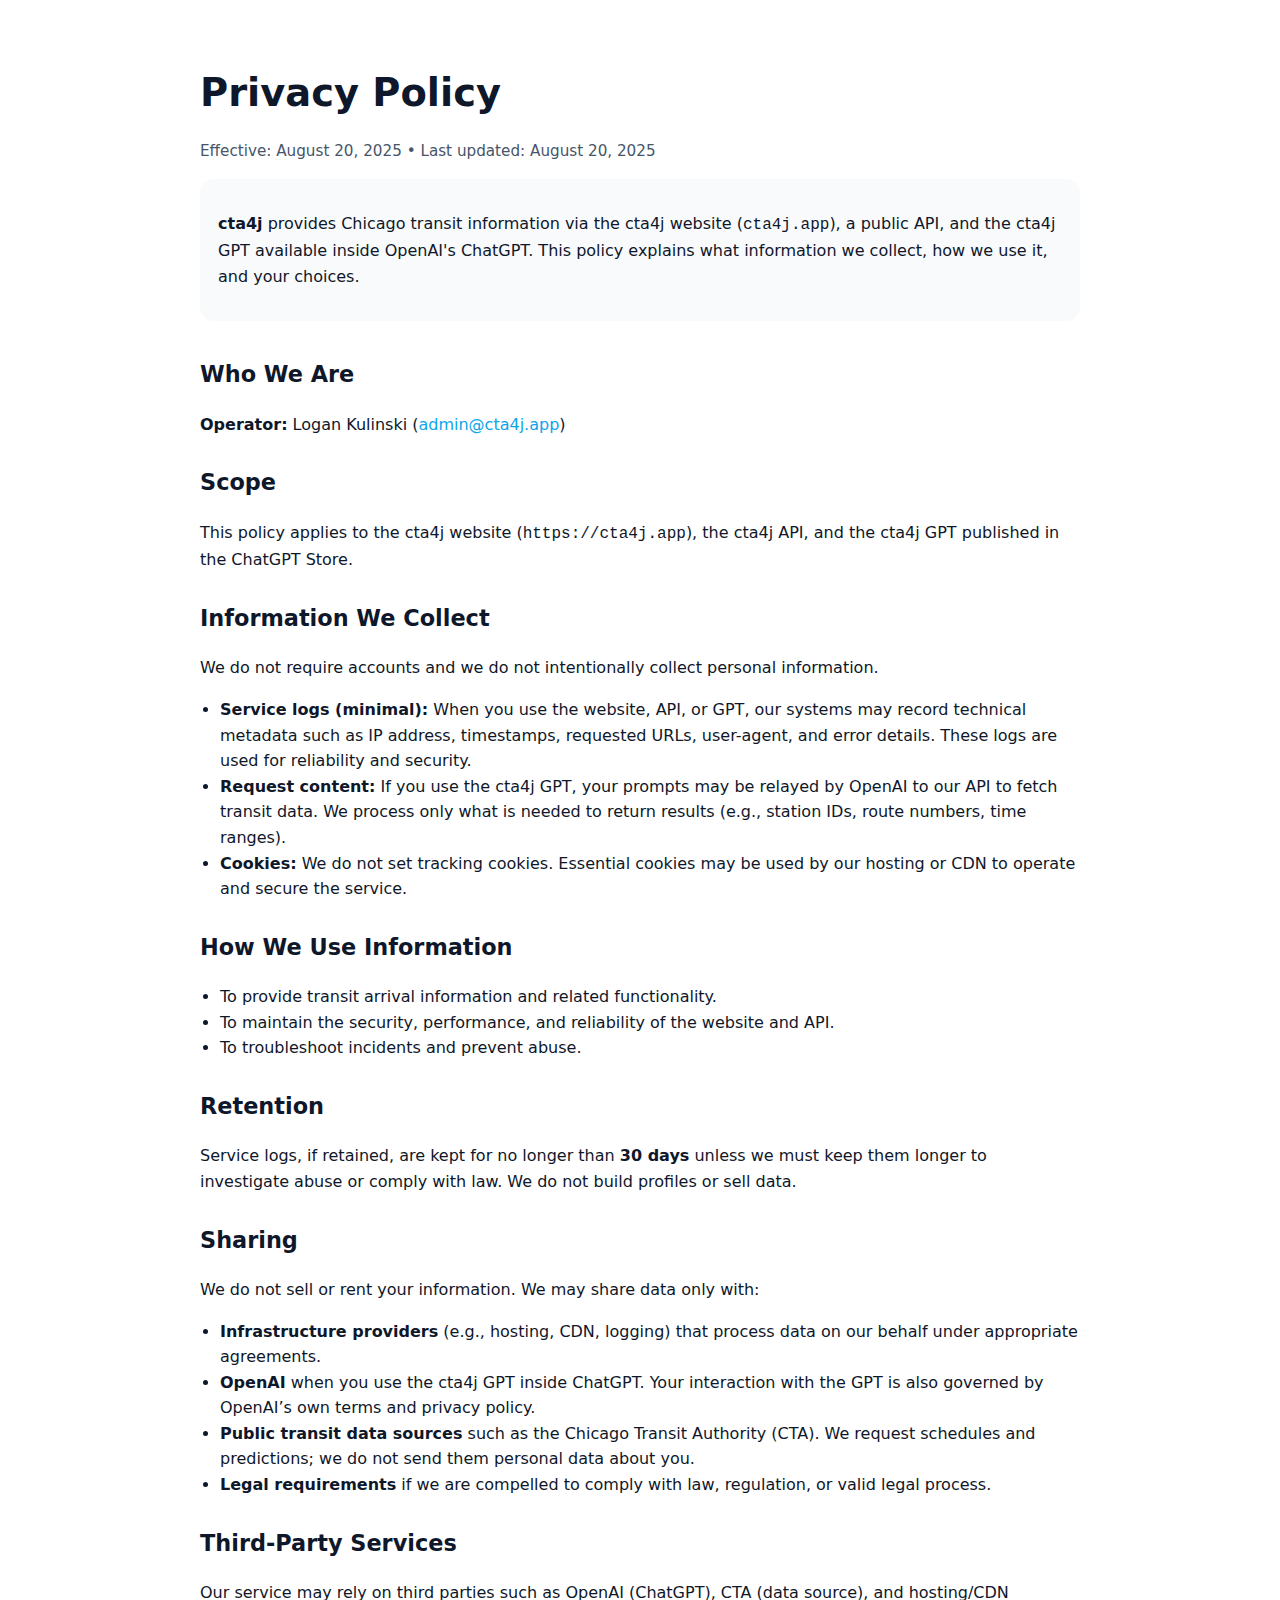
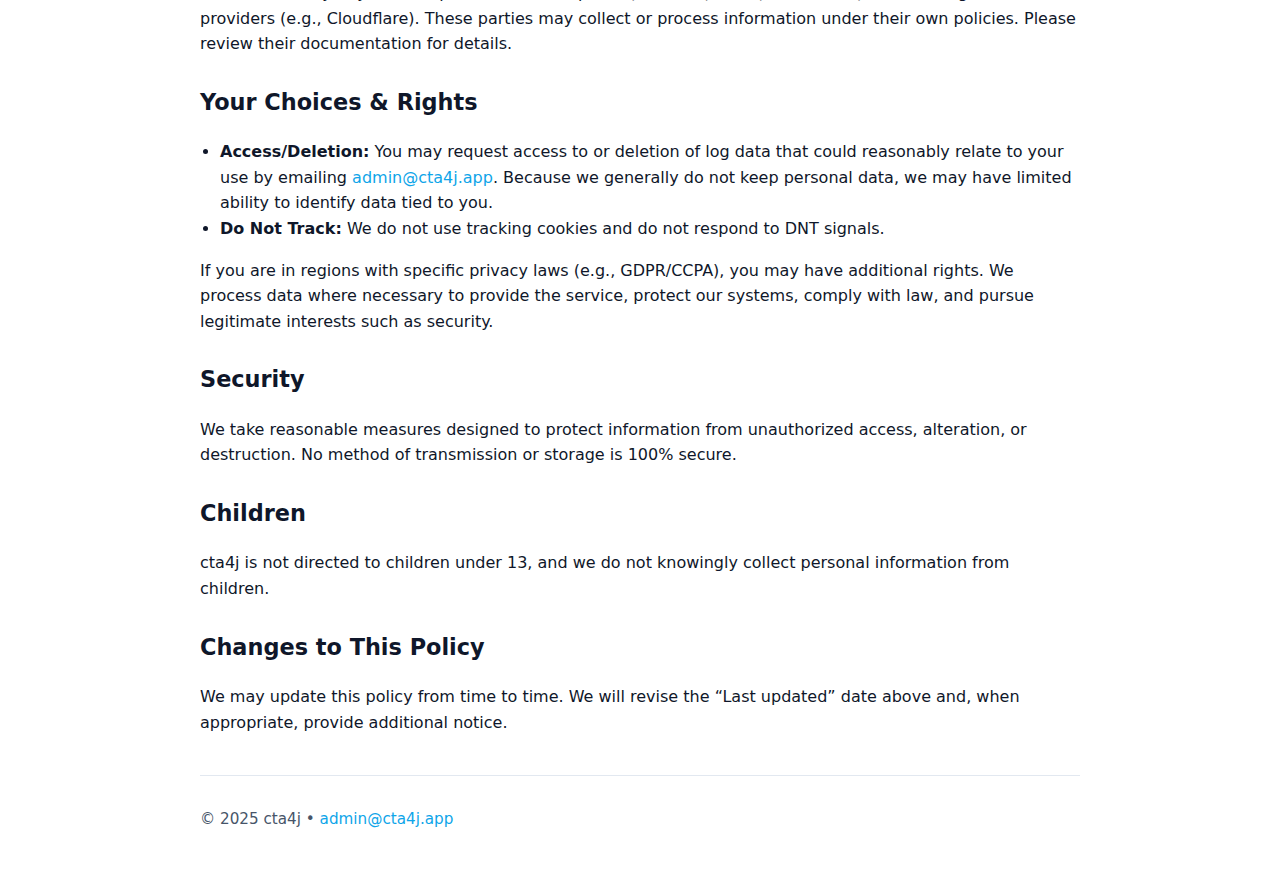
<file: cta4j/privacy/index.html>
<!doctype html>
<html lang="en">
<head>
  <meta charset="utf-8">
  <meta name="viewport" content="width=device-width, initial-scale=1">
  <title>Privacy Policy — cta4j</title>
  <meta name="description" content="Privacy Policy for the cta4j website, API, and cta4j GPT.">
  <style>
    :root { --fg: #0f172a; --muted: #475569; --bg: #ffffff; --card: #f8fafc; --link: #0ea5e9; }
    html, body { margin:0; padding:0; background: var(--bg); color: var(--fg); font-family: system-ui, -apple-system, Segoe UI, Roboto, Ubuntu, Cantarell, Noto Sans, Helvetica, Arial, sans-serif; line-height:1.6; }
    .wrap { max-width: 880px; margin: 0 auto; padding: clamp(16px, 3vw, 40px); }
    header { padding: 24px 0 8px; }
    h1 { font-size: clamp(1.8rem, 3.6vw, 2.4rem); margin:0 0 8px; }
    .meta { color: var(--muted); font-size: 0.95rem; }
    h2 { margin-top: 28px; font-size: clamp(1.2rem, 2.5vw, 1.4rem); }
    .card { background: var(--card); padding: 16px 18px; border-radius: 14px; }
    a { color: var(--link); text-decoration: none; }
    a:hover { text-decoration: underline; }
    ul { padding-left: 20px; }
    footer { margin-top: 40px; padding-top: 16px; border-top: 1px solid #e2e8f0; color: var(--muted); font-size: 0.95rem; }
    .mono { font-family: ui-monospace, SFMono-Regular, Menlo, Monaco, Consolas, "Liberation Mono", "Courier New", monospace; }
  </style>
</head>
<body>
<div class="wrap">
  <header>
    <h1>Privacy Policy</h1>
    <p class="meta">Effective: August 20, 2025 • Last updated: August 20, 2025</p>
    <div class="card" role="note" aria-label="Summary">
      <p><strong>cta4j</strong> provides Chicago transit information via the cta4j website (<span class="mono">cta4j.app</span>), a public API, and the cta4j GPT available inside OpenAI's ChatGPT. This policy explains what information we collect, how we use it, and your choices.</p>
    </div>
  </header>

  <section>
    <h2>Who We Are</h2>
    <p><strong>Operator:</strong> Logan Kulinski (<a href="mailto:admin@cta4j.app">admin@cta4j.app</a>)</p>
  </section>

  <section>
    <h2>Scope</h2>
    <p>This policy applies to the cta4j website (<span class="mono">https://cta4j.app</span>), the cta4j API, and the cta4j GPT published in the ChatGPT Store.</p>
  </section>

  <section>
    <h2>Information We Collect</h2>
    <p>We do not require accounts and we do not intentionally collect personal information.</p>
    <ul>
      <li><strong>Service logs (minimal):</strong> When you use the website, API, or GPT, our systems may record technical metadata such as IP address, timestamps, requested URLs, user-agent, and error details. These logs are used for reliability and security.</li>
      <li><strong>Request content:</strong> If you use the cta4j GPT, your prompts may be relayed by OpenAI to our API to fetch transit data. We process only what is needed to return results (e.g., station IDs, route numbers, time ranges).</li>
      <li><strong>Cookies:</strong> We do not set tracking cookies. Essential cookies may be used by our hosting or CDN to operate and secure the service.</li>
    </ul>
  </section>

  <section>
    <h2>How We Use Information</h2>
    <ul>
      <li>To provide transit arrival information and related functionality.</li>
      <li>To maintain the security, performance, and reliability of the website and API.</li>
      <li>To troubleshoot incidents and prevent abuse.</li>
    </ul>
  </section>

  <section>
    <h2>Retention</h2>
    <p>Service logs, if retained, are kept for no longer than <strong>30 days</strong> unless we must keep them longer to investigate abuse or comply with law. We do not build profiles or sell data.</p>
  </section>

  <section>
    <h2>Sharing</h2>
    <p>We do not sell or rent your information. We may share data only with:</p>
    <ul>
      <li><strong>Infrastructure providers</strong> (e.g., hosting, CDN, logging) that process data on our behalf under appropriate agreements.</li>
      <li><strong>OpenAI</strong> when you use the cta4j GPT inside ChatGPT. Your interaction with the GPT is also governed by OpenAI’s own terms and privacy policy.</li>
      <li><strong>Public transit data sources</strong> such as the Chicago Transit Authority (CTA). We request schedules and predictions; we do not send them personal data about you.</li>
      <li><strong>Legal requirements</strong> if we are compelled to comply with law, regulation, or valid legal process.</li>
    </ul>
  </section>

  <section>
    <h2>Third-Party Services</h2>
    <p>Our service may rely on third parties such as OpenAI (ChatGPT), CTA (data source), and hosting/CDN providers (e.g., Cloudflare). These parties may collect or process information under their own policies. Please review their documentation for details.</p>
  </section>

  <section>
    <h2>Your Choices &amp; Rights</h2>
    <ul>
      <li><strong>Access/Deletion:</strong> You may request access to or deletion of log data that could reasonably relate to your use by emailing <a href="mailto:admin@cta4j.app">admin@cta4j.app</a>. Because we generally do not keep personal data, we may have limited ability to identify data tied to you.</li>
      <li><strong>Do Not Track:</strong> We do not use tracking cookies and do not respond to DNT signals.</li>
    </ul>
    <p>If you are in regions with specific privacy laws (e.g., GDPR/CCPA), you may have additional rights. We process data where necessary to provide the service, protect our systems, comply with law, and pursue legitimate interests such as security.</p>
  </section>

  <section>
    <h2>Security</h2>
    <p>We take reasonable measures designed to protect information from unauthorized access, alteration, or destruction. No method of transmission or storage is 100% secure.</p>
  </section>

  <section>
    <h2>Children</h2>
    <p>cta4j is not directed to children under 13, and we do not knowingly collect personal information from children.</p>
  </section>

  <section>
    <h2>Changes to This Policy</h2>
    <p>We may update this policy from time to time. We will revise the “Last updated” date above and, when appropriate, provide additional notice.</p>
  </section>

  <footer>
    <p>© 2025 cta4j • <a href="mailto:admin@cta4j.app">admin@cta4j.app</a></p>
  </footer>
</div>
</body>
</html>
</file>
